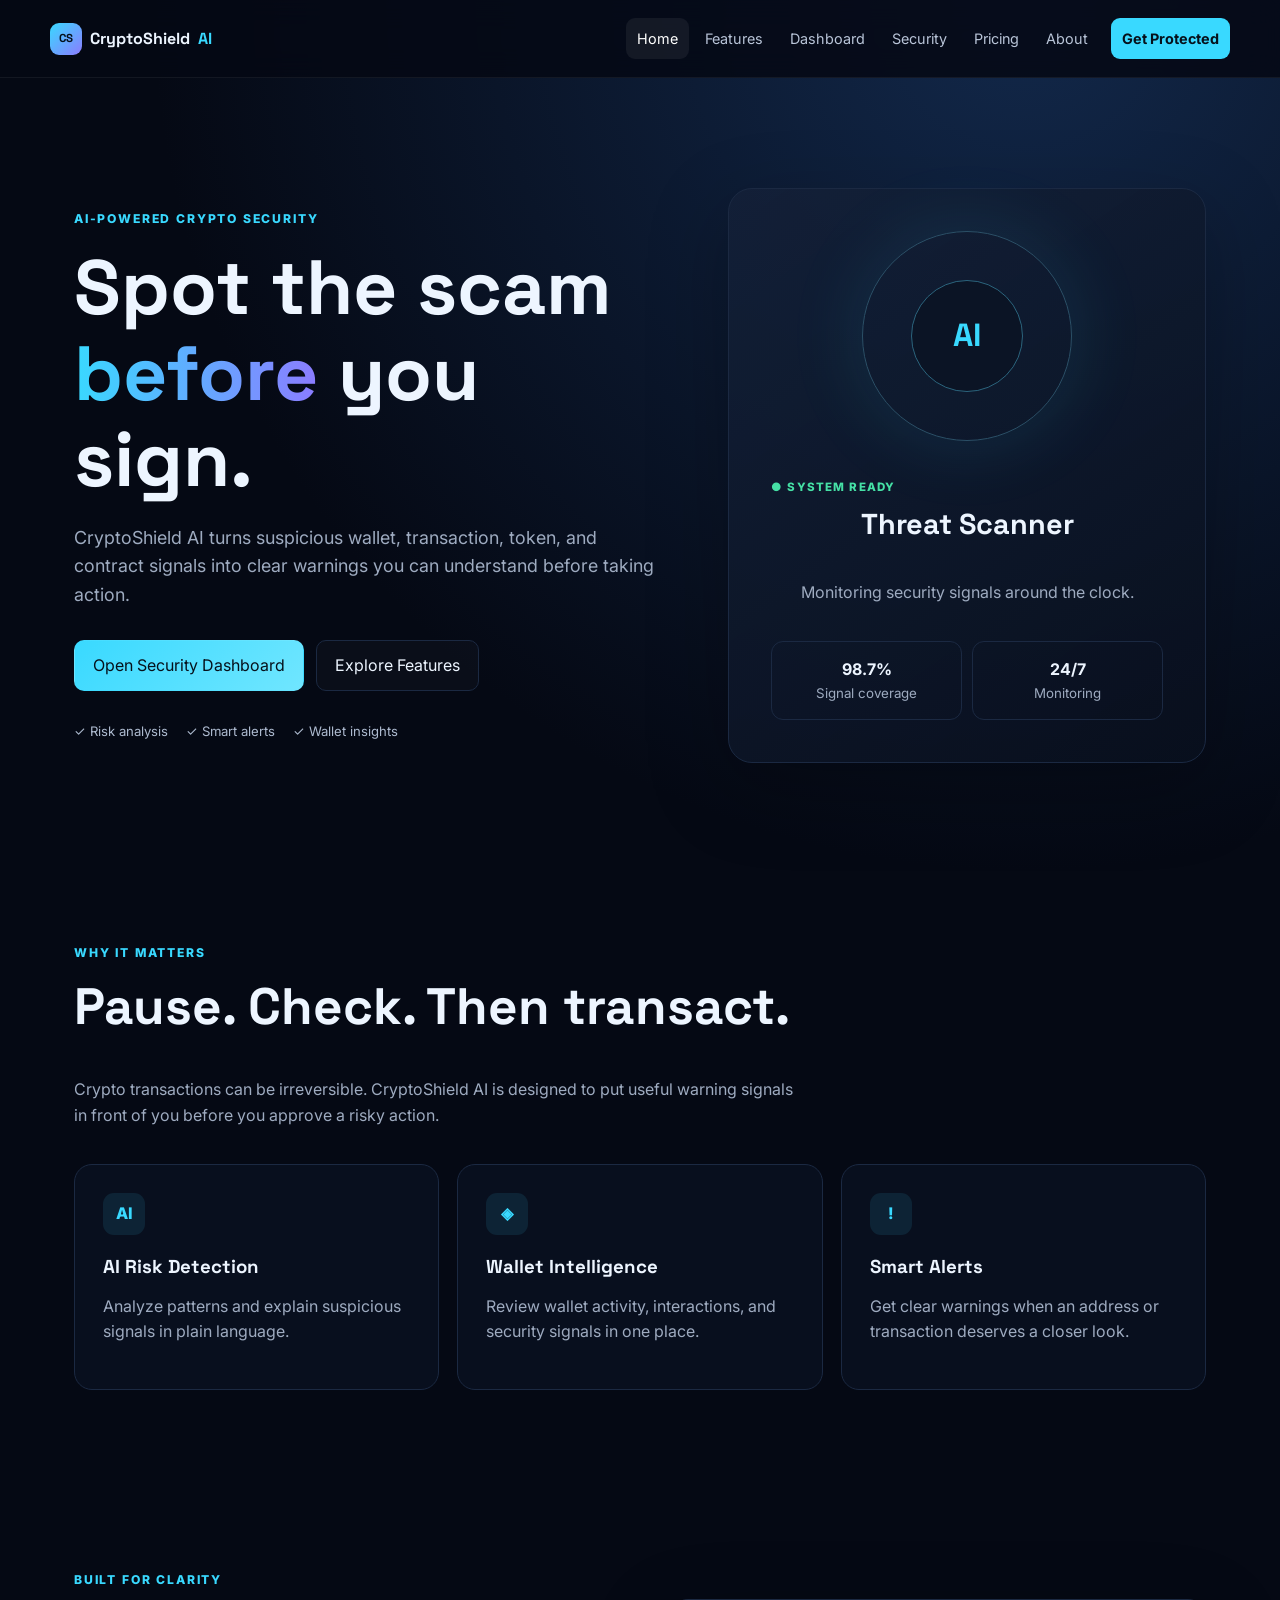
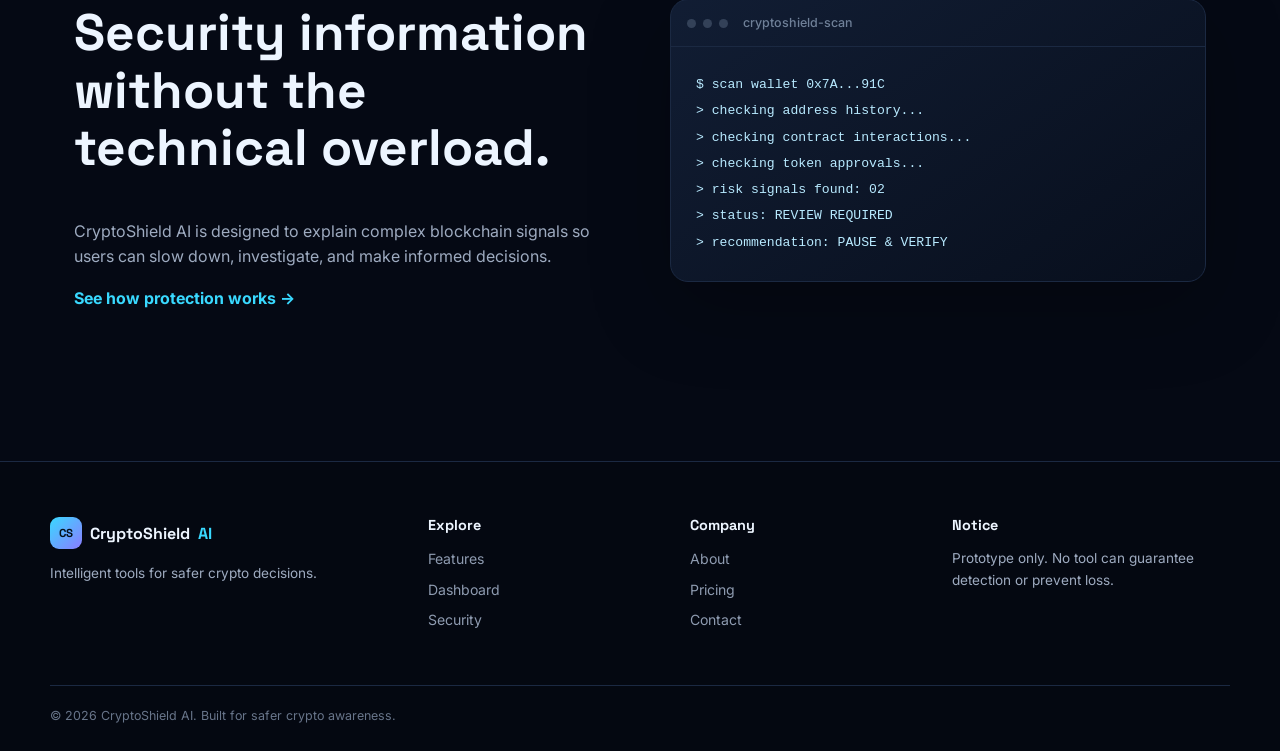
<file: index.html>
<!DOCTYPE html>
<html lang="en">
<head>
  <meta charset="UTF-8">
  <meta name="viewport" content="width=device-width, initial-scale=1.0">

  <meta
    name="description"
    content="CryptoShield AI helps users review suspicious crypto activity before signing."
  >

  <title>CryptoShield AI | Smarter Crypto Security</title>

  <link rel="stylesheet" href="style.css">
</head>

<body>

  <!-- Keyboard accessibility -->
  <a class="skip-link" href="#main-content">
    Skip to main content
  </a>

  <!-- Site Header -->
  <header class="site-header">

    <a class="brand" href="index.html" aria-label="CryptoShield AI home">
      <span class="brand-mark" aria-hidden="true">CS</span>
      CryptoShield <b>AI</b>
    </a>

    <!-- Mobile navigation button -->
    <button
      class="menu-toggle"
      type="button"
      aria-expanded="false"
      aria-controls="primary-nav"
      aria-label="Open navigation menu"
    >
      <span aria-hidden="true">☰</span>
    </button>

    <!-- Main navigation -->
    <nav
      id="primary-nav"
      class="primary-nav"
      aria-label="Main navigation"
    >
      <a
        class="active"
        aria-current="page"
        href="index.html"
      >
        Home
      </a>

      <a href="features.html">Features</a>
      <a href="dashboard.html">Dashboard</a>
      <a href="security.html">Security</a>
      <a href="pricing.html">Pricing</a>
      <a href="about.html">About</a>

      <a class="nav-cta" href="contact.html">
        Get Protected
      </a>
    </nav>

  </header>

  <!-- Main Content -->
  <main id="main-content">

    <!-- Hero Section -->
    <section class="hero" aria-labelledby="hero-heading">

      <div>

        <p class="eyebrow">
          AI-POWERED CRYPTO SECURITY
        </p>

        <h1 id="hero-heading">
          Spot the scam <span>before</span> you sign.
        </h1>

        <p class="hero-text">
          CryptoShield AI turns suspicious wallet, transaction, token,
          and contract signals into clear warnings you can understand
          before taking action.
        </p>

        <div class="hero-actions">

          <a
            class="btn btn-primary"
            href="dashboard.html"
          >
            Open Security Dashboard
          </a>

          <a
            class="btn btn-ghost"
            href="features.html"
          >
            Explore Features
          </a>

        </div>

        <div
          class="trust-row"
          aria-label="CryptoShield AI capabilities"
        >
          <span>
            <span aria-hidden="true">✓</span>
            Risk analysis
          </span>

          <span>
            <span aria-hidden="true">✓</span>
            Smart alerts
          </span>

          <span>
            <span aria-hidden="true">✓</span>
            Wallet insights
          </span>
        </div>

      </div>

      <!-- Threat Scanner -->
      <div
        class="hero-card glass"
        aria-labelledby="scanner-heading"
      >

        <div
          class="scan-ring"
          aria-hidden="true"
        >
          <div class="scan-core">AI</div>
        </div>

        <p class="status-pill safe">
          <span aria-hidden="true">●</span>
          SYSTEM READY
        </p>

        <h2 id="scanner-heading">
          Threat Scanner
        </h2>

        <p>
          Monitoring security signals around the clock.
        </p>

        <div
          class="mini-metrics"
          aria-label="Threat scanner metrics"
        >

          <div>
            <strong>98.7%</strong>
            <small>Signal coverage</small>
          </div>

          <div>
            <strong>24/7</strong>
            <small>Monitoring</small>
          </div>

        </div>

      </div>

    </section>

    <!-- Why It Matters -->
    <section
      class="section"
      aria-labelledby="why-heading"
    >

      <div class="section-heading">

        <p class="eyebrow">
          WHY IT MATTERS
        </p>

        <h2 id="why-heading">
          Pause. Check. Then transact.
        </h2>

        <p>
          Crypto transactions can be irreversible.
          CryptoShield AI is designed to put useful warning
          signals in front of you before you approve a risky action.
        </p>

      </div>

      <div class="feature-grid">

        <article class="feature-card">

          <div
            class="icon"
            aria-hidden="true"
          >
            AI
          </div>

          <h3>
            AI Risk Detection
          </h3>

          <p>
            Analyze patterns and explain suspicious signals
            in plain language.
          </p>

        </article>

        <article class="feature-card">

          <div
            class="icon"
            aria-hidden="true"
          >
            ◈
          </div>

          <h3>
            Wallet Intelligence
          </h3>

          <p>
            Review wallet activity, interactions, and security
            signals in one place.
          </p>

        </article>

        <article class="feature-card">

          <div
            class="icon"
            aria-hidden="true"
          >
            !
          </div>

          <h3>
            Smart Alerts
          </h3>

          <p>
            Get clear warnings when an address or transaction
            deserves a closer look.
          </p>

        </article>

      </div>

    </section>

    <!-- Clarity Section -->
    <section
      class="section split-section"
      aria-labelledby="clarity-heading"
    >

      <div>

        <p class="eyebrow">
          BUILT FOR CLARITY
        </p>

        <h2 id="clarity-heading">
          Security information without the technical overload.
        </h2>

        <p>
          CryptoShield AI is designed to explain complex blockchain
          signals so users can slow down, investigate, and make
          informed decisions.
        </p>

        <a
          class="text-link"
          href="security.html"
        >
          See how protection works
          <span aria-hidden="true">→</span>
        </a>

      </div>

      <!-- Security Scan Example -->
      <div
        class="terminal glass"
        aria-labelledby="terminal-heading"
      >

        <div class="terminal-top">

          <i aria-hidden="true"></i>
          <i aria-hidden="true"></i>
          <i aria-hidden="true"></i>

          <b id="terminal-heading">
            cryptoshield-scan
          </b>

        </div>

        <pre><code>$ scan wallet 0x7A...91C
&gt; checking address history...
&gt; checking contract interactions...
&gt; checking token approvals...
&gt; risk signals found: 02
&gt; status: REVIEW REQUIRED
&gt; recommendation: PAUSE &amp; VERIFY</code></pre>

      </div>

    </section>

  </main>

  <!-- Footer -->
  <footer class="site-footer">

    <div>

      <a
        class="brand"
        href="index.html"
        aria-label="CryptoShield AI home"
      >
        <span
          class="brand-mark"
          aria-hidden="true"
        >
          CS
        </span>

        CryptoShield <b>AI</b>
      </a>

      <p>
        Intelligent tools for safer crypto decisions.
      </p>

    </div>

    <div>

      <h3>Explore</h3>

      <a href="features.html">Features</a>
      <a href="dashboard.html">Dashboard</a>
      <a href="security.html">Security</a>

    </div>

    <div>

      <h3>Company</h3>

      <a href="about.html">About</a>
      <a href="pricing.html">Pricing</a>
      <a href="contact.html">Contact</a>

    </div>

    <div>

      <h3>Notice</h3>

      <p class="small">
        Prototype only. No tool can guarantee detection
        or prevent loss.
      </p>

    </div>

    <div class="footer-bottom">
      © 2026 CryptoShield AI. Built for safer crypto awareness.
    </div>

  </footer>

  <!-- JavaScript -->
  <script src="script.js"></script>

</body>
</html>
</file>
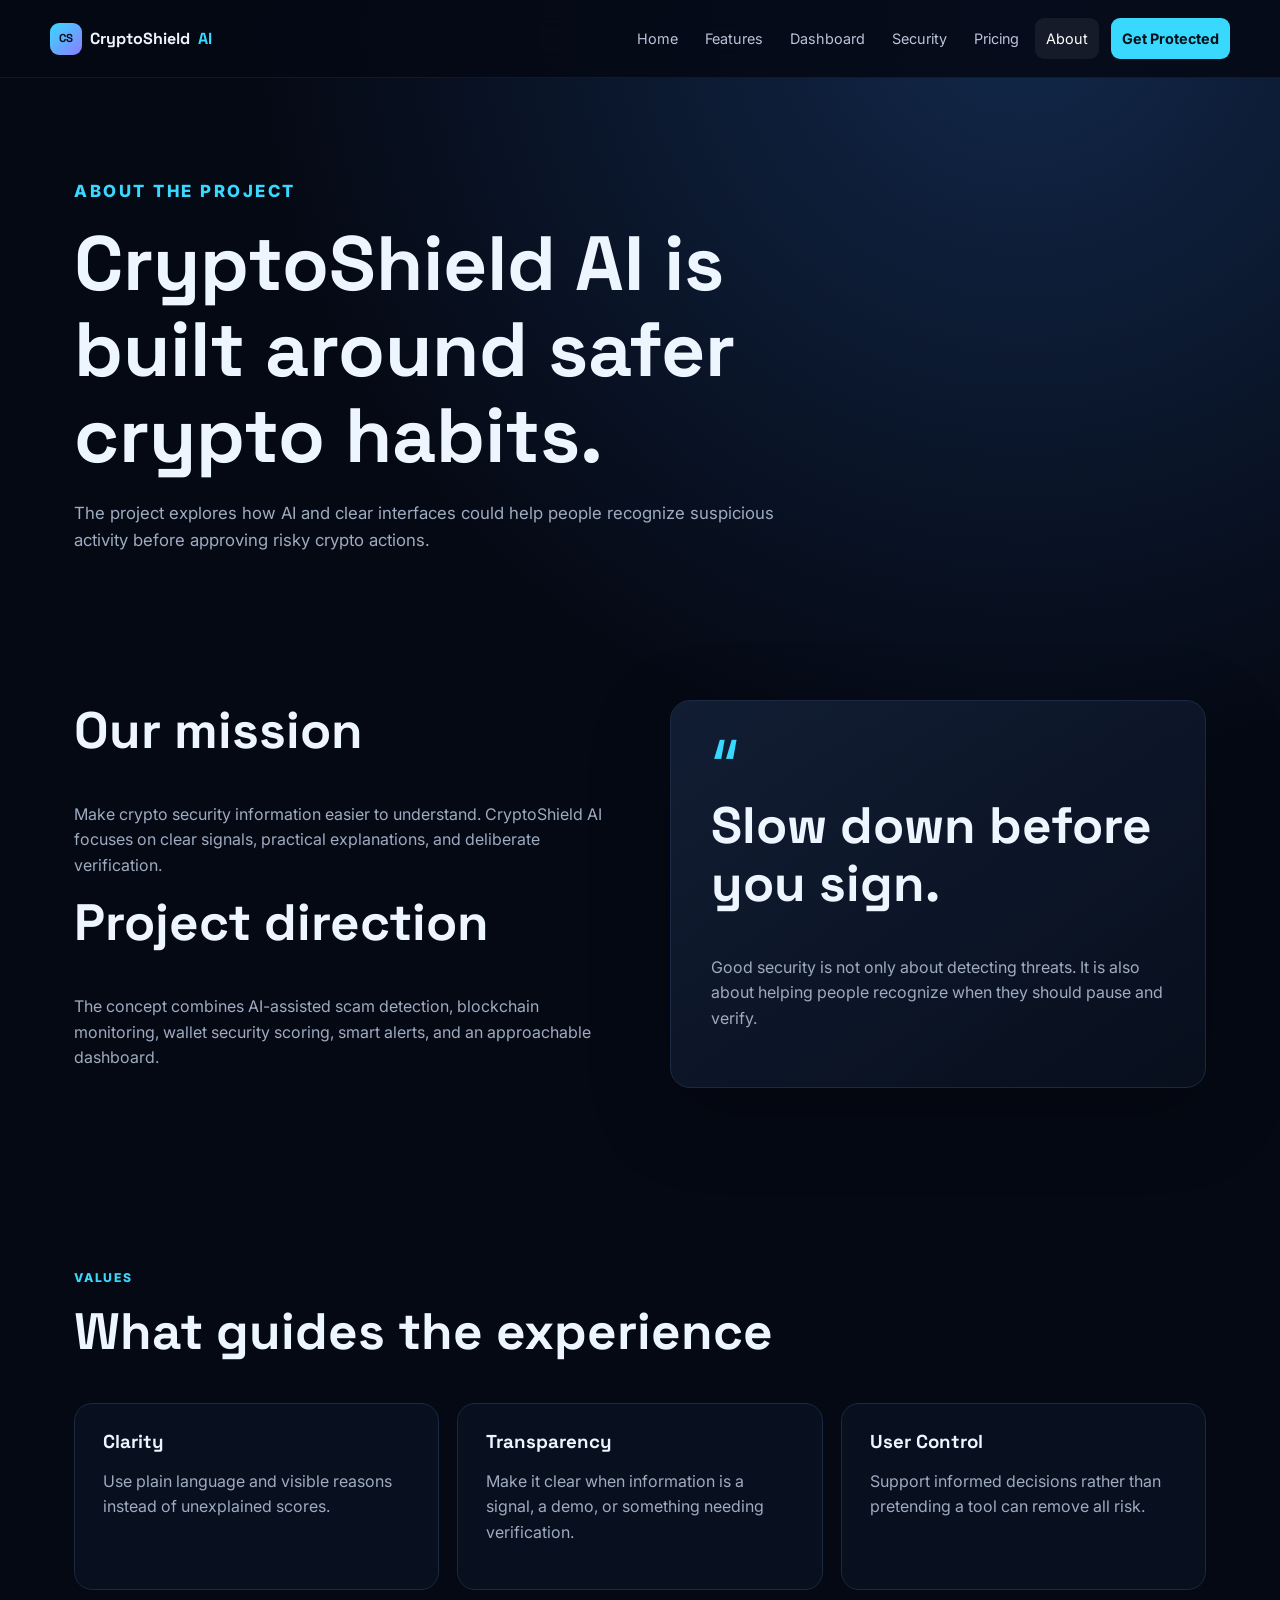
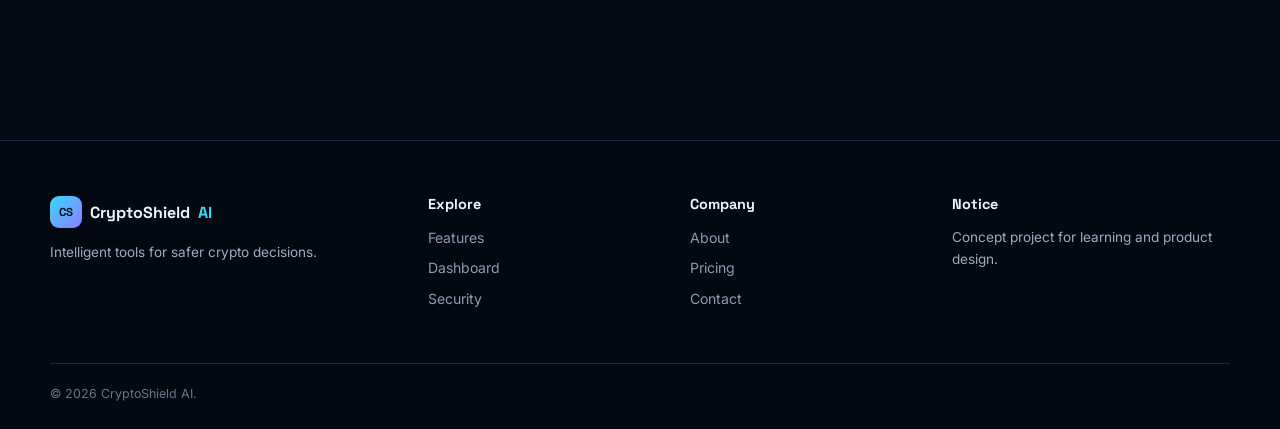
<file: about.html>
<!DOCTYPE html>
<html lang="en"><head><meta charset="UTF-8"><meta name="viewport" content="width=device-width, initial-scale=1.0"><meta name="description" content="About the CryptoShield AI project."><title>About | CryptoShield AI</title><link rel="stylesheet" href="style.css"></head>
<body><a class="skip-link" href="#main-content">Skip to content</a>
<header class="site-header"><a class="brand" href="index.html"><span class="brand-mark">CS</span> CryptoShield <b>AI</b></a><button class="menu-toggle" aria-expanded="false" aria-controls="primary-nav">☰</button><nav id="primary-nav" class="primary-nav" aria-label="Main navigation"><a href="index.html">Home</a><a href="features.html">Features</a><a href="dashboard.html">Dashboard</a><a href="security.html">Security</a><a href="pricing.html">Pricing</a><a class="active" aria-current="page" href="about.html">About</a><a class="nav-cta" href="contact.html">Get Protected</a></nav></header>
<main id="main-content"><section class="page-hero"><p class="eyebrow">ABOUT THE PROJECT</p><h1>CryptoShield AI is built around safer crypto habits.</h1><p>The project explores how AI and clear interfaces could help people recognize suspicious activity before approving risky crypto actions.</p></section>
<section class="section split-section"><div><h2>Our mission</h2><p>Make crypto security information easier to understand. CryptoShield AI focuses on clear signals, practical explanations, and deliberate verification.</p><h2>Project direction</h2><p>The concept combines AI-assisted scam detection, blockchain monitoring, wallet security scoring, smart alerts, and an approachable dashboard.</p></div><div class="glass quote-card"><div class="quote-mark">“</div><h2>Slow down before you sign.</h2><p>Good security is not only about detecting threats. It is also about helping people recognize when they should pause and verify.</p></div></section>
<section class="section"><div class="section-heading"><p class="eyebrow">VALUES</p><h2>What guides the experience</h2></div><div class="feature-grid"><article class="feature-card"><h3>Clarity</h3><p>Use plain language and visible reasons instead of unexplained scores.</p></article><article class="feature-card"><h3>Transparency</h3><p>Make it clear when information is a signal, a demo, or something needing verification.</p></article><article class="feature-card"><h3>User Control</h3><p>Support informed decisions rather than pretending a tool can remove all risk.</p></article></div></section></main>
<footer class="site-footer"><div><a class="brand" href="index.html"><span class="brand-mark">CS</span> CryptoShield <b>AI</b></a><p>Intelligent tools for safer crypto decisions.</p></div><div><h3>Explore</h3><a href="features.html">Features</a><a href="dashboard.html">Dashboard</a><a href="security.html">Security</a></div><div><h3>Company</h3><a href="about.html">About</a><a href="pricing.html">Pricing</a><a href="contact.html">Contact</a></div><div><h3>Notice</h3><p class="small">Concept project for learning and product design.</p></div><div class="footer-bottom">© 2026 CryptoShield AI.</div></footer><script src="script.js"></script></body></html>
</file>
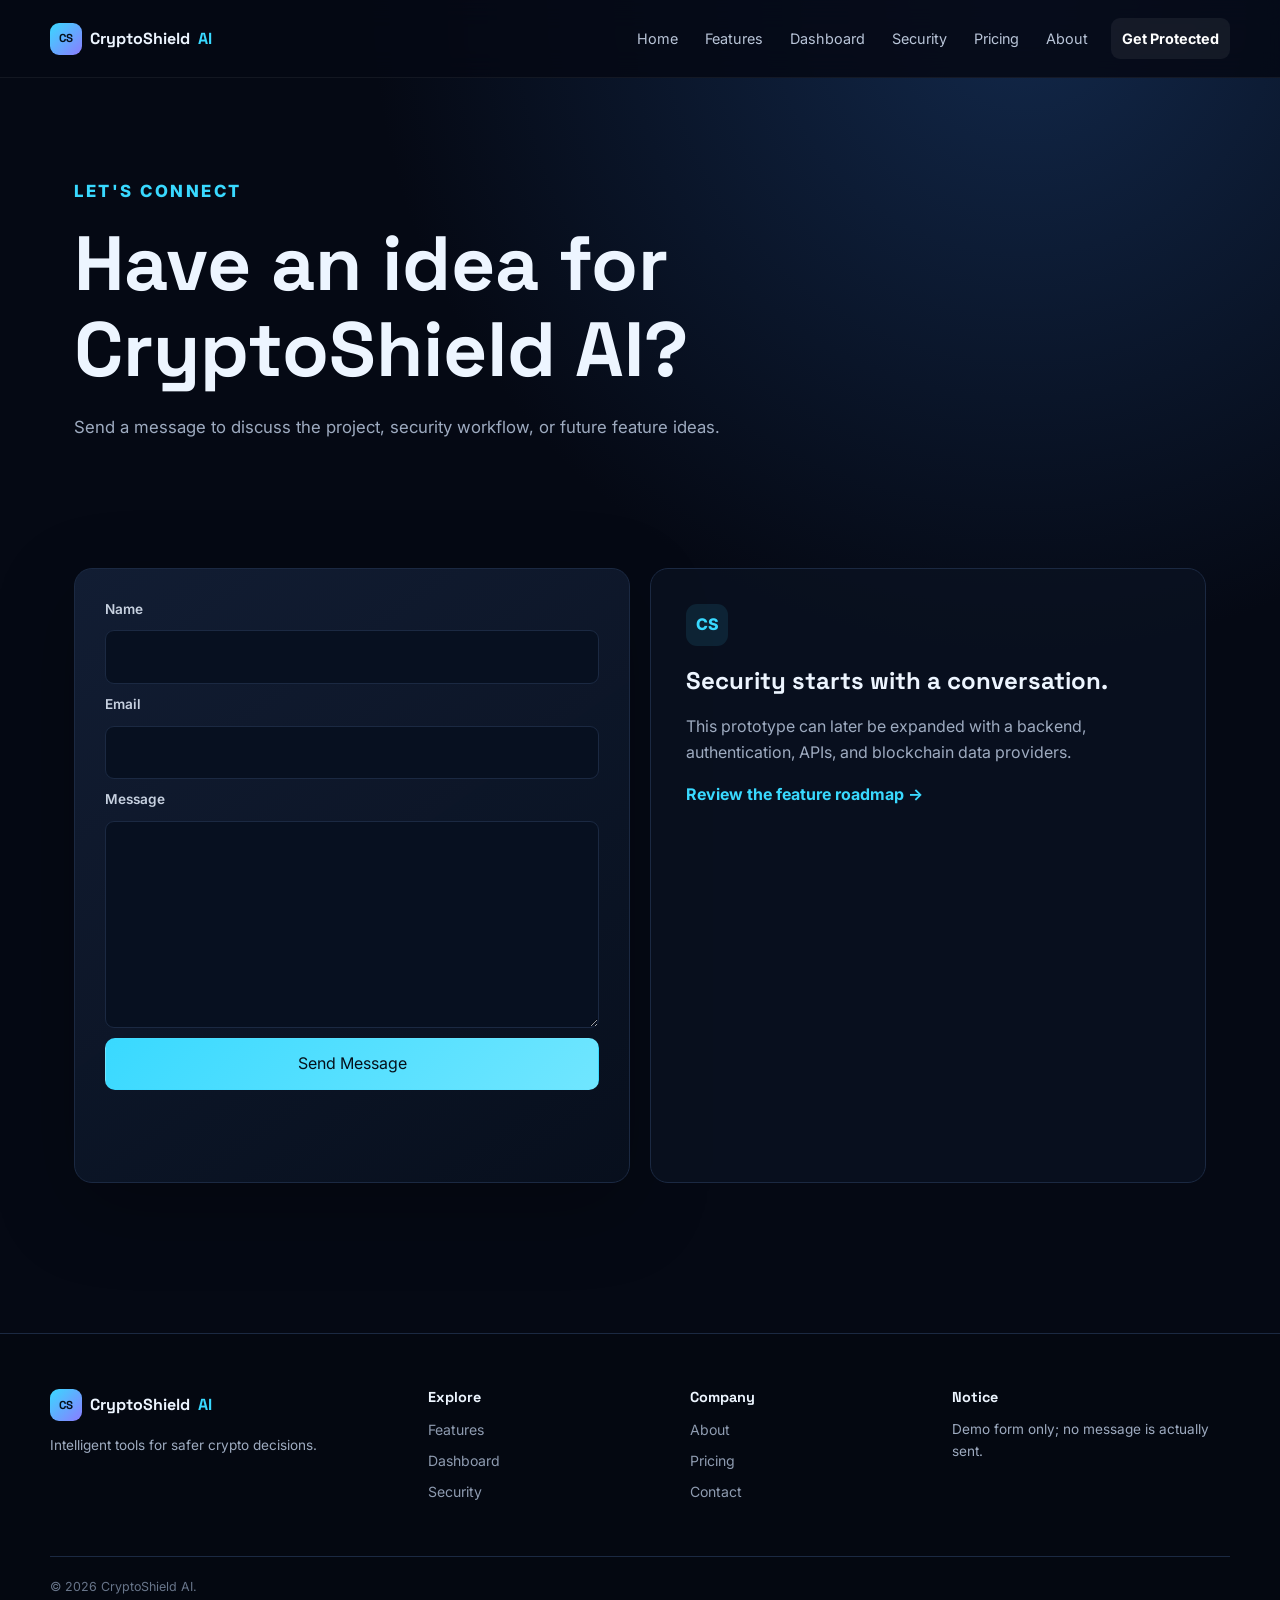
<file: contact.html>
<!DOCTYPE html>
<html lang="en"><head><meta charset="UTF-8"><meta name="viewport" content="width=device-width, initial-scale=1.0"><meta name="description" content="Contact CryptoShield AI."><title>Contact | CryptoShield AI</title><link rel="stylesheet" href="style.css"></head>
<body><a class="skip-link" href="#main-content">Skip to content</a>
<header class="site-header"><a class="brand" href="index.html"><span class="brand-mark">CS</span> CryptoShield <b>AI</b></a><button class="menu-toggle" aria-expanded="false" aria-controls="primary-nav">☰</button><nav id="primary-nav" class="primary-nav" aria-label="Main navigation"><a href="index.html">Home</a><a href="features.html">Features</a><a href="dashboard.html">Dashboard</a><a href="security.html">Security</a><a href="pricing.html">Pricing</a><a href="about.html">About</a><a class="nav-cta active" aria-current="page" href="contact.html">Get Protected</a></nav></header>
<main id="main-content"><section class="page-hero compact"><p class="eyebrow">LET'S CONNECT</p><h1>Have an idea for CryptoShield AI?</h1><p>Send a message to discuss the project, security workflow, or future feature ideas.</p></section>
<section class="section contact-layout"><form id="contact-form" class="contact-form glass"><label for="name">Name</label><input id="name" name="name" autocomplete="name" required><label for="email">Email</label><input id="email" name="email" type="email" autocomplete="email" required><label for="message">Message</label><textarea id="message" name="message" rows="7" required></textarea><button class="btn btn-primary" type="submit">Send Message</button><p id="form-message" class="form-result" aria-live="polite"></p></form><aside class="contact-card"><div class="icon">CS</div><h2>Security starts with a conversation.</h2><p>This prototype can later be expanded with a backend, authentication, APIs, and blockchain data providers.</p><a class="text-link" href="features.html">Review the feature roadmap →</a></aside></section></main>
<footer class="site-footer"><div><a class="brand" href="index.html"><span class="brand-mark">CS</span> CryptoShield <b>AI</b></a><p>Intelligent tools for safer crypto decisions.</p></div><div><h3>Explore</h3><a href="features.html">Features</a><a href="dashboard.html">Dashboard</a><a href="security.html">Security</a></div><div><h3>Company</h3><a href="about.html">About</a><a href="pricing.html">Pricing</a><a href="contact.html">Contact</a></div><div><h3>Notice</h3><p class="small">Demo form only; no message is actually sent.</p></div><div class="footer-bottom">© 2026 CryptoShield AI.</div></footer><script src="script.js"></script></body></html>
</file>
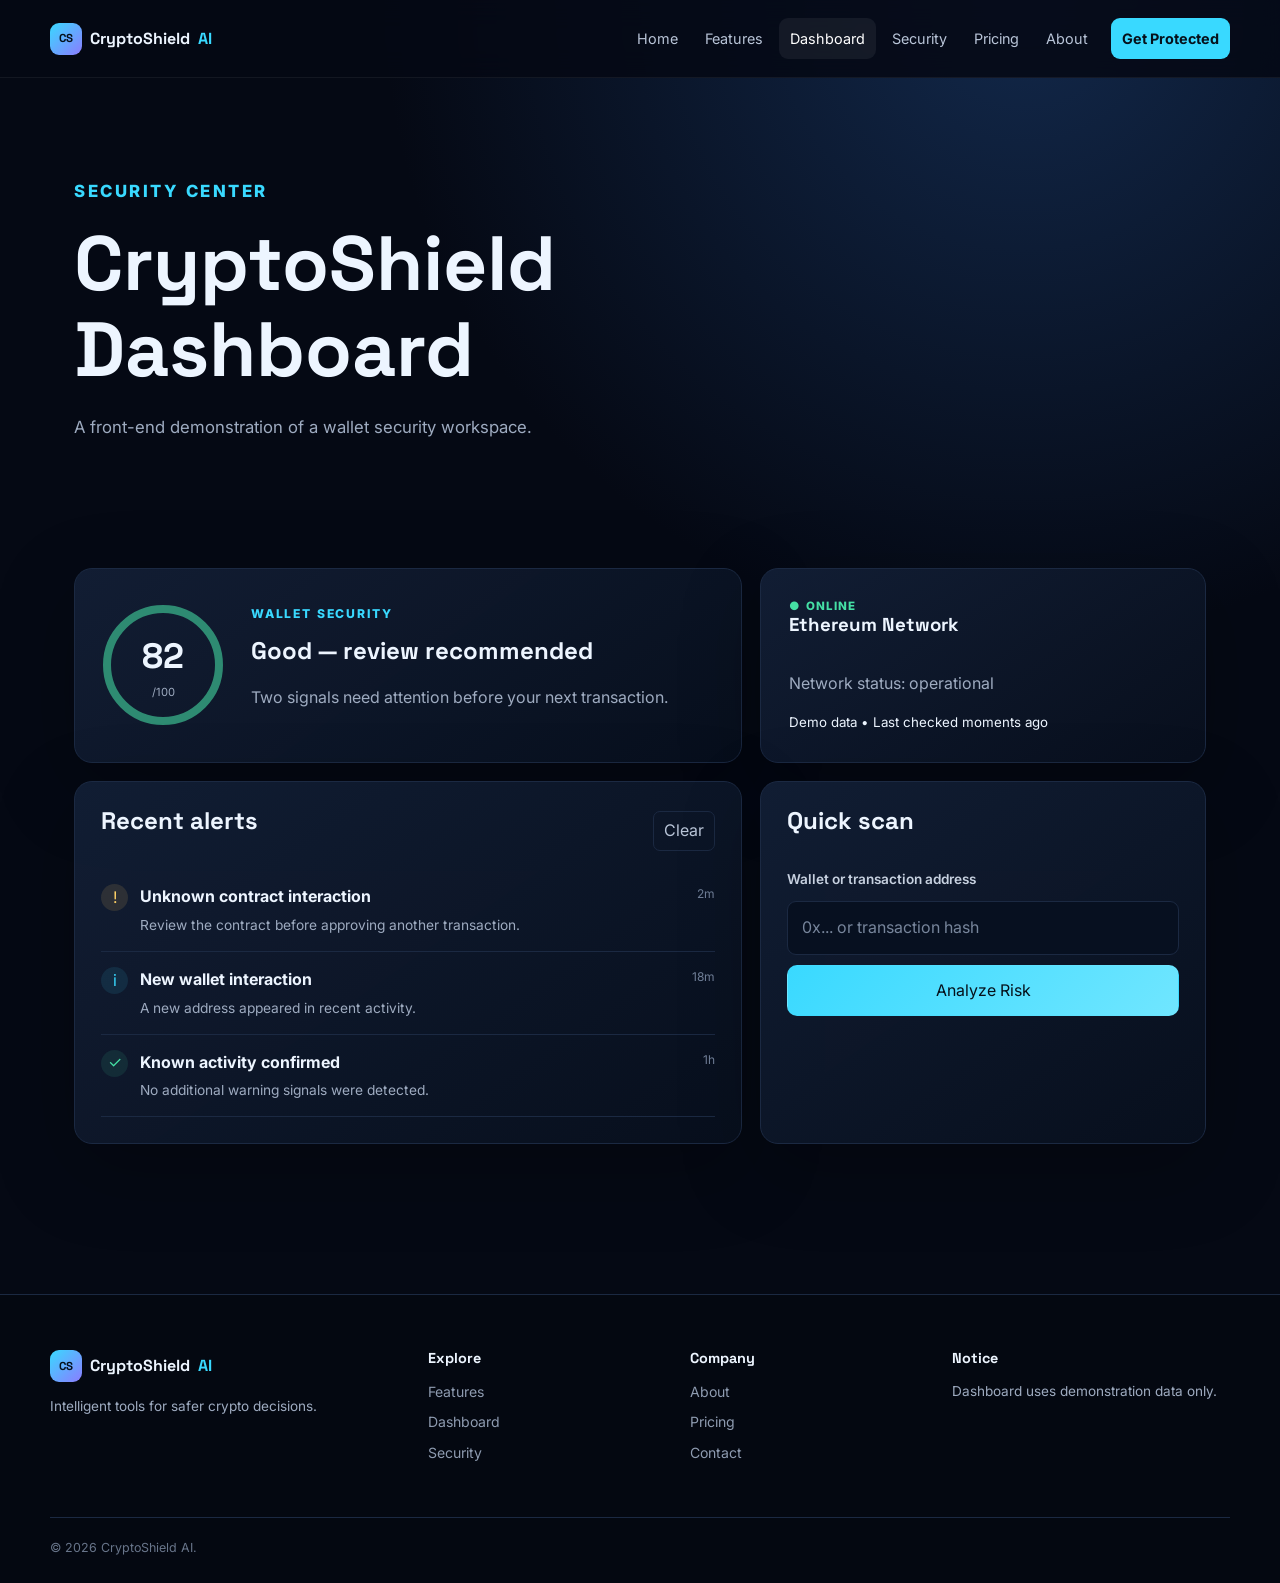
<file: dashboard.html>
<!DOCTYPE html>
<html lang="en"><head><meta charset="UTF-8"><meta name="viewport" content="width=device-width, initial-scale=1.0"><meta name="description" content="CryptoShield AI security dashboard demonstration."><title>Dashboard | CryptoShield AI</title><link rel="stylesheet" href="style.css"></head>
<body><a class="skip-link" href="#main-content">Skip to content</a>
<header class="site-header"><a class="brand" href="index.html"><span class="brand-mark">CS</span> CryptoShield <b>AI</b></a><button class="menu-toggle" aria-expanded="false" aria-controls="primary-nav">☰</button><nav id="primary-nav" class="primary-nav" aria-label="Main navigation"><a href="index.html">Home</a><a href="features.html">Features</a><a class="active" aria-current="page" href="dashboard.html">Dashboard</a><a href="security.html">Security</a><a href="pricing.html">Pricing</a><a href="about.html">About</a><a class="nav-cta" href="contact.html">Get Protected</a></nav></header>
<main id="main-content"><section class="page-hero compact"><p class="eyebrow">SECURITY CENTER</p><h1>CryptoShield Dashboard</h1><p>A front-end demonstration of a wallet security workspace.</p></section>
<section class="dashboard section"><div class="dashboard-top"><div class="score-card glass"><div class="score-ring"><strong>82</strong><span>/100</span></div><div><p class="eyebrow">WALLET SECURITY</p><h2>Good — review recommended</h2><p>Two signals need attention before your next transaction.</p></div></div><div class="network-card glass"><span class="status-pill safe">● ONLINE</span><h3>Ethereum Network</h3><p>Network status: operational</p><small>Demo data • Last checked moments ago</small></div></div>
<div class="dashboard-grid"><div class="panel glass"><div class="panel-heading"><h2>Recent alerts</h2><button class="small-btn" id="clear-alerts">Clear</button></div><div id="alert-list"><div class="alert warning"><span>!</span><div><strong>Unknown contract interaction</strong><p>Review the contract before approving another transaction.</p></div><time>2m</time></div><div class="alert info"><span>i</span><div><strong>New wallet interaction</strong><p>A new address appeared in recent activity.</p></div><time>18m</time></div><div class="alert safe-alert"><span>✓</span><div><strong>Known activity confirmed</strong><p>No additional warning signals were detected.</p></div><time>1h</time></div></div></div>
<div class="panel glass"><div class="panel-heading"><h2>Quick scan</h2></div><form id="scan-form" class="scan-form"><label for="wallet-input">Wallet or transaction address</label><input id="wallet-input" name="wallet" placeholder="0x... or transaction hash" required><button class="btn btn-primary" type="submit">Analyze Risk</button><p id="scan-result" class="form-result" aria-live="polite"></p></form></div></div></section></main>
<footer class="site-footer"><div><a class="brand" href="index.html"><span class="brand-mark">CS</span> CryptoShield <b>AI</b></a><p>Intelligent tools for safer crypto decisions.</p></div><div><h3>Explore</h3><a href="features.html">Features</a><a href="dashboard.html">Dashboard</a><a href="security.html">Security</a></div><div><h3>Company</h3><a href="about.html">About</a><a href="pricing.html">Pricing</a><a href="contact.html">Contact</a></div><div><h3>Notice</h3><p class="small">Dashboard uses demonstration data only.</p></div><div class="footer-bottom">© 2026 CryptoShield AI.</div></footer><script src="script.js"></script></body></html>
</file>
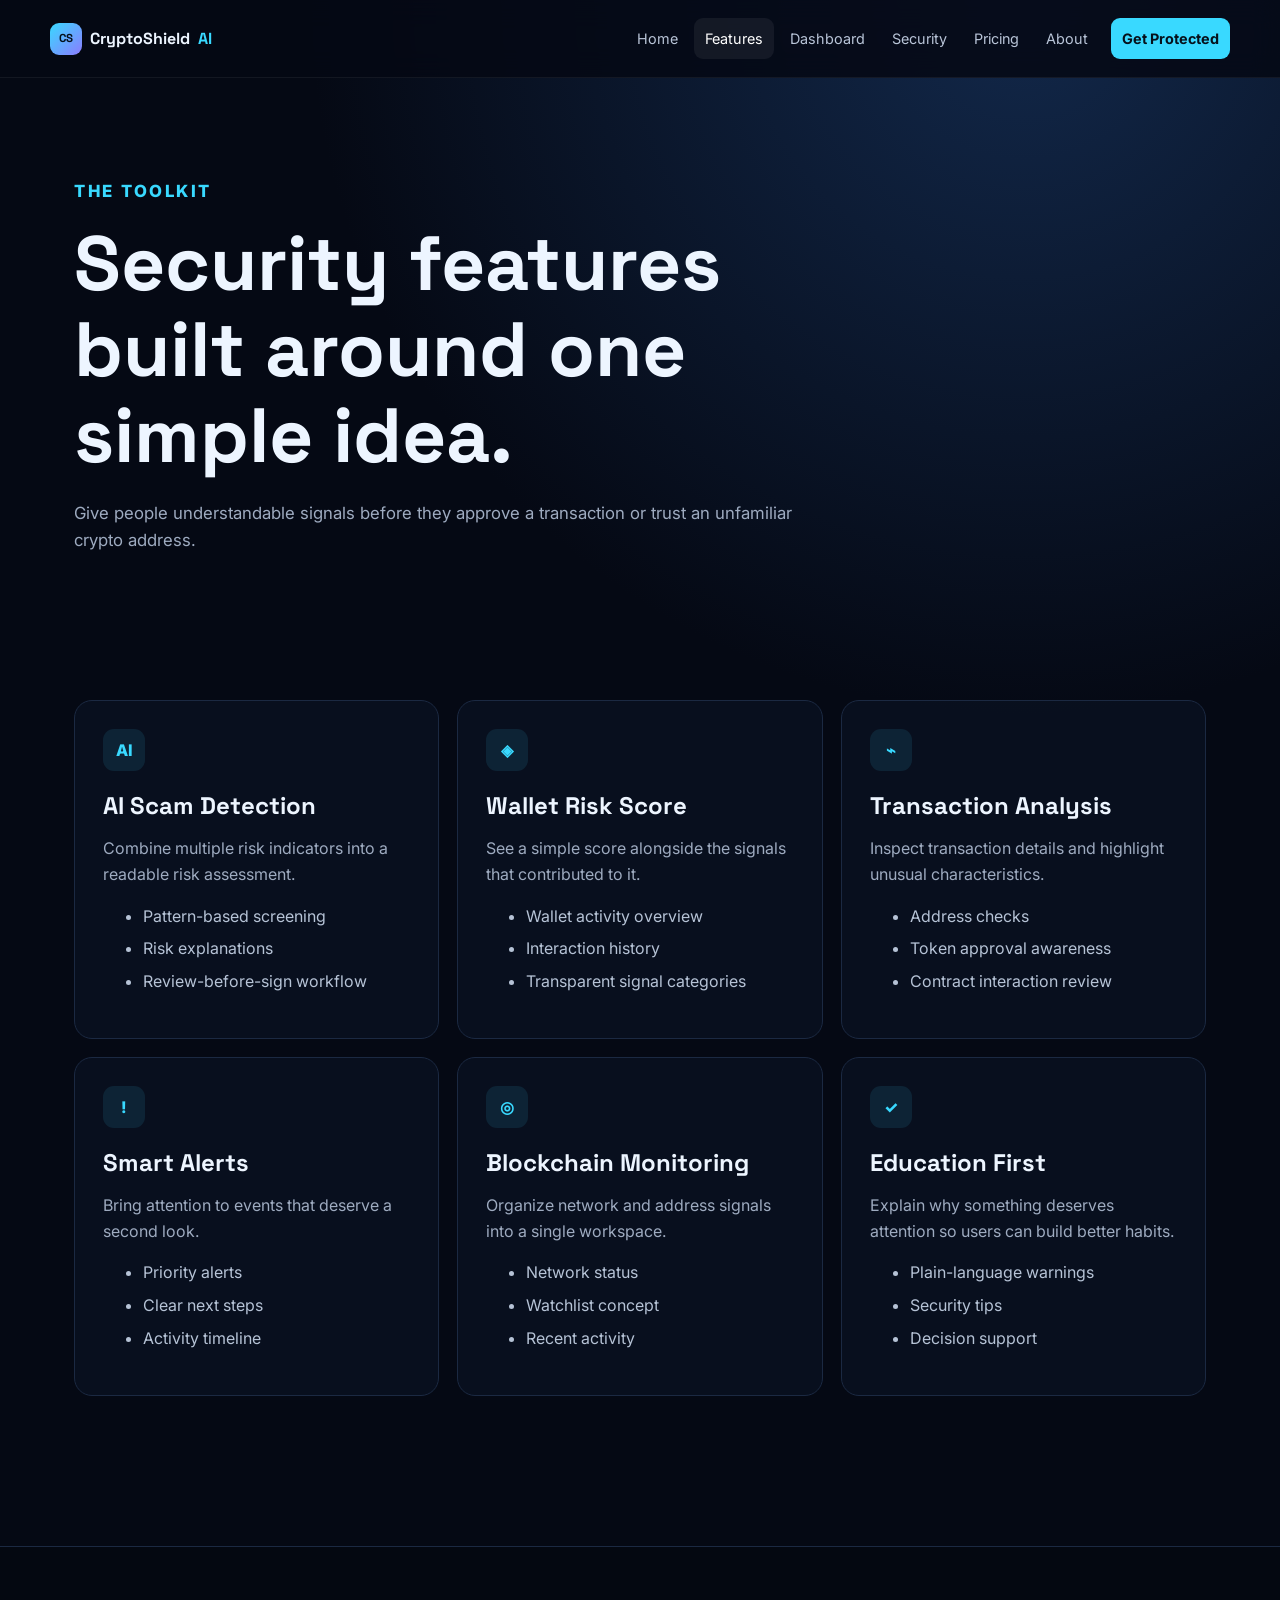
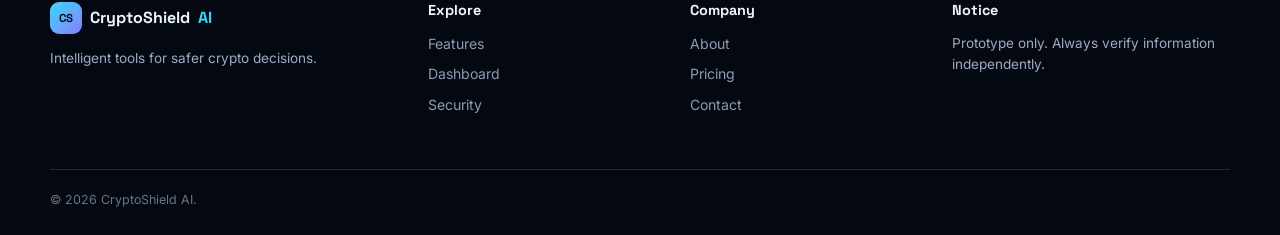
<file: features.html>
<!DOCTYPE html>
<html lang="en"><head><meta charset="UTF-8"><meta name="viewport" content="width=device-width, initial-scale=1.0"><meta name="description" content="CryptoShield AI security features."><title>Features | CryptoShield AI</title><link rel="stylesheet" href="style.css"></head>
<body><a class="skip-link" href="#main-content">Skip to content</a>
<header class="site-header"><a class="brand" href="index.html"><span class="brand-mark">CS</span> CryptoShield <b>AI</b></a><button class="menu-toggle" aria-expanded="false" aria-controls="primary-nav">☰</button><nav id="primary-nav" class="primary-nav" aria-label="Main navigation"><a href="index.html">Home</a><a class="active" aria-current="page" href="features.html">Features</a><a href="dashboard.html">Dashboard</a><a href="security.html">Security</a><a href="pricing.html">Pricing</a><a href="about.html">About</a><a class="nav-cta" href="contact.html">Get Protected</a></nav></header>
<main id="main-content"><section class="page-hero"><p class="eyebrow">THE TOOLKIT</p><h1>Security features built around one simple idea.</h1><p>Give people understandable signals before they approve a transaction or trust an unfamiliar crypto address.</p></section>
<section class="section"><div class="feature-grid feature-grid-large">
<article class="feature-card"><div class="icon">AI</div><h2>AI Scam Detection</h2><p>Combine multiple risk indicators into a readable risk assessment.</p><ul><li>Pattern-based screening</li><li>Risk explanations</li><li>Review-before-sign workflow</li></ul></article>
<article class="feature-card"><div class="icon">◈</div><h2>Wallet Risk Score</h2><p>See a simple score alongside the signals that contributed to it.</p><ul><li>Wallet activity overview</li><li>Interaction history</li><li>Transparent signal categories</li></ul></article>
<article class="feature-card"><div class="icon">⌁</div><h2>Transaction Analysis</h2><p>Inspect transaction details and highlight unusual characteristics.</p><ul><li>Address checks</li><li>Token approval awareness</li><li>Contract interaction review</li></ul></article>
<article class="feature-card"><div class="icon">!</div><h2>Smart Alerts</h2><p>Bring attention to events that deserve a second look.</p><ul><li>Priority alerts</li><li>Clear next steps</li><li>Activity timeline</li></ul></article>
<article class="feature-card"><div class="icon">◎</div><h2>Blockchain Monitoring</h2><p>Organize network and address signals into a single workspace.</p><ul><li>Network status</li><li>Watchlist concept</li><li>Recent activity</li></ul></article>
<article class="feature-card"><div class="icon">✓</div><h2>Education First</h2><p>Explain why something deserves attention so users can build better habits.</p><ul><li>Plain-language warnings</li><li>Security tips</li><li>Decision support</li></ul></article>
</div></section></main>
<footer class="site-footer"><div><a class="brand" href="index.html"><span class="brand-mark">CS</span> CryptoShield <b>AI</b></a><p>Intelligent tools for safer crypto decisions.</p></div><div><h3>Explore</h3><a href="features.html">Features</a><a href="dashboard.html">Dashboard</a><a href="security.html">Security</a></div><div><h3>Company</h3><a href="about.html">About</a><a href="pricing.html">Pricing</a><a href="contact.html">Contact</a></div><div><h3>Notice</h3><p class="small">Prototype only. Always verify information independently.</p></div><div class="footer-bottom">© 2026 CryptoShield AI.</div></footer><script src="script.js"></script></body></html>
</file>
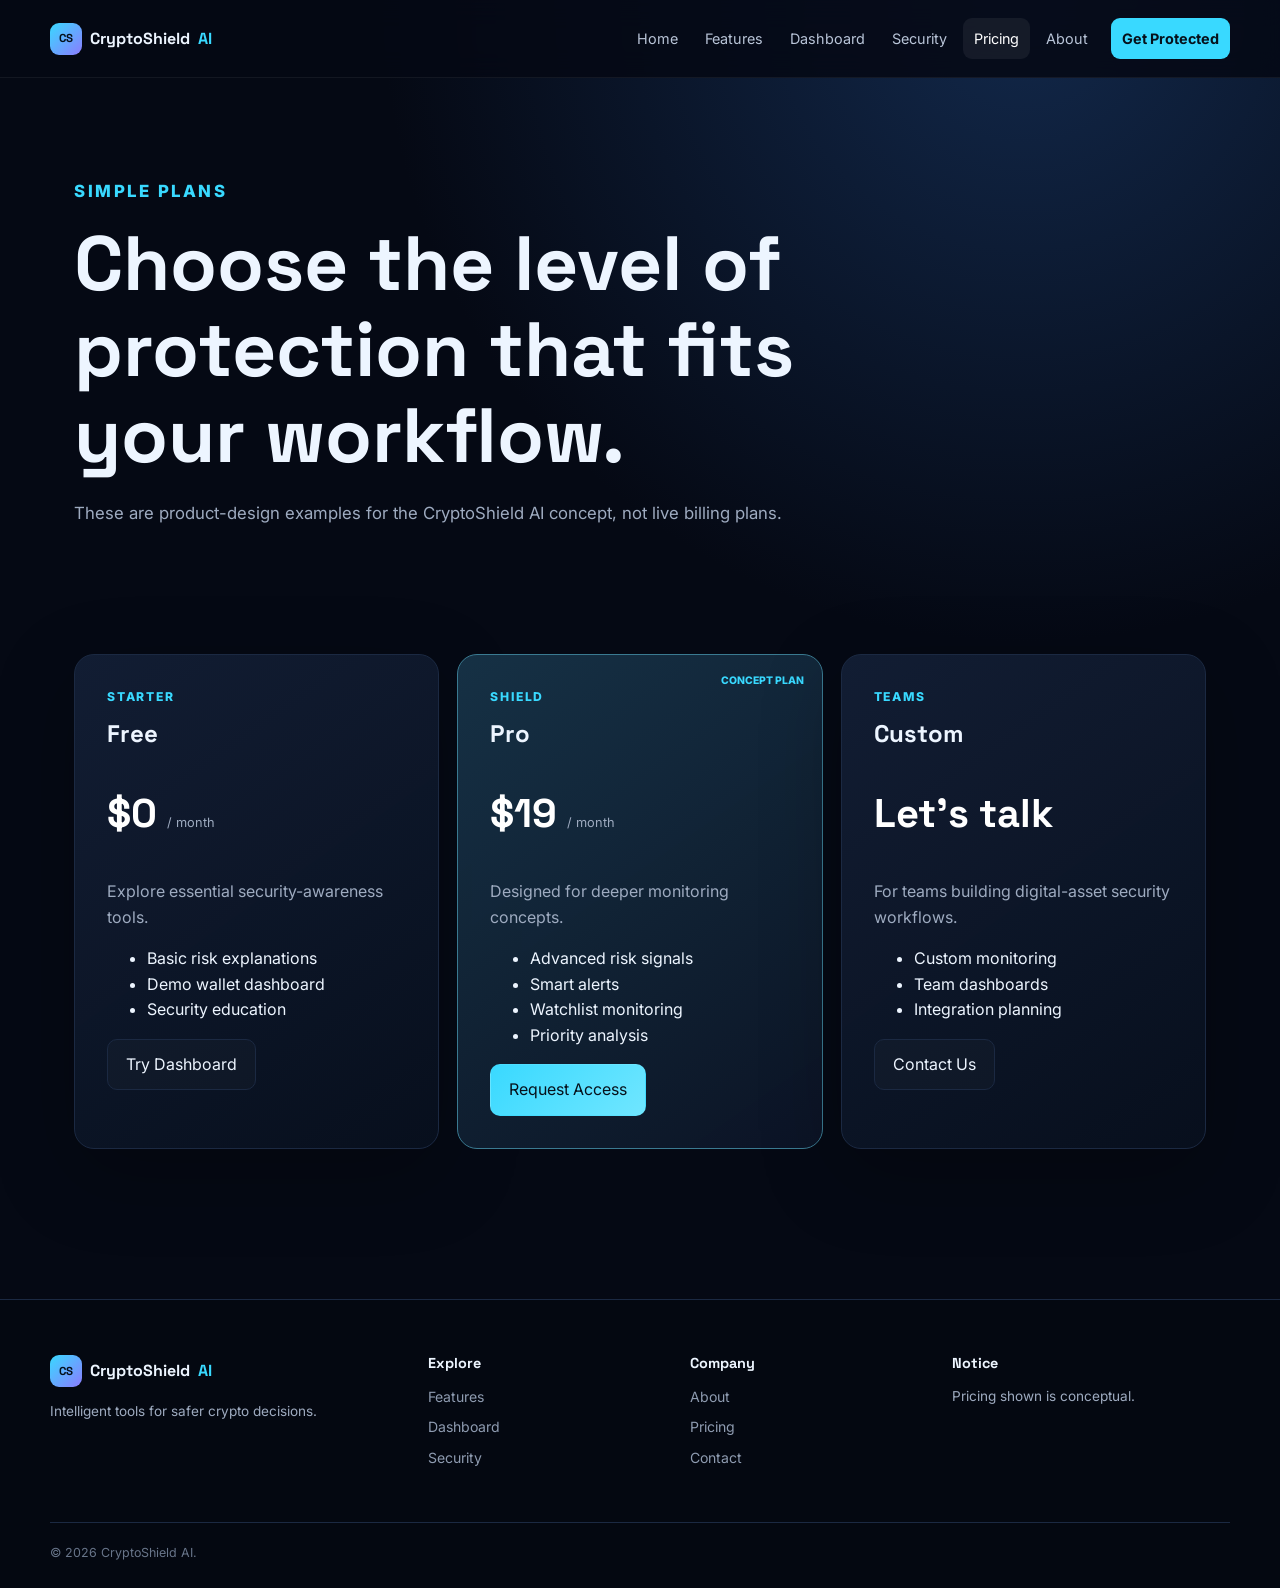
<file: pricing.html>
<!DOCTYPE html>
<html lang="en"><head><meta charset="UTF-8"><meta name="viewport" content="width=device-width, initial-scale=1.0"><meta name="description" content="CryptoShield AI concept plans."><title>Pricing | CryptoShield AI</title><link rel="stylesheet" href="style.css"></head>
<body><a class="skip-link" href="#main-content">Skip to content</a>
<header class="site-header"><a class="brand" href="index.html"><span class="brand-mark">CS</span> CryptoShield <b>AI</b></a><button class="menu-toggle" aria-expanded="false" aria-controls="primary-nav">☰</button><nav id="primary-nav" class="primary-nav" aria-label="Main navigation"><a href="index.html">Home</a><a href="features.html">Features</a><a href="dashboard.html">Dashboard</a><a href="security.html">Security</a><a class="active" aria-current="page" href="pricing.html">Pricing</a><a href="about.html">About</a><a class="nav-cta" href="contact.html">Get Protected</a></nav></header>
<main id="main-content"><section class="page-hero compact"><p class="eyebrow">SIMPLE PLANS</p><h1>Choose the level of protection that fits your workflow.</h1><p>These are product-design examples for the CryptoShield AI concept, not live billing plans.</p></section>
<section class="section pricing-grid"><article class="price-card glass"><p class="eyebrow">STARTER</p><h2>Free</h2><p class="price">$0 <small>/ month</small></p><p>Explore essential security-awareness tools.</p><ul><li>Basic risk explanations</li><li>Demo wallet dashboard</li><li>Security education</li></ul><a class="btn btn-ghost" href="dashboard.html">Try Dashboard</a></article><article class="price-card featured"><span class="popular">CONCEPT PLAN</span><p class="eyebrow">SHIELD</p><h2>Pro</h2><p class="price">$19 <small>/ month</small></p><p>Designed for deeper monitoring concepts.</p><ul><li>Advanced risk signals</li><li>Smart alerts</li><li>Watchlist monitoring</li><li>Priority analysis</li></ul><a class="btn btn-primary" href="contact.html">Request Access</a></article><article class="price-card glass"><p class="eyebrow">TEAMS</p><h2>Custom</h2><p class="price">Let's talk</p><p>For teams building digital-asset security workflows.</p><ul><li>Custom monitoring</li><li>Team dashboards</li><li>Integration planning</li></ul><a class="btn btn-ghost" href="contact.html">Contact Us</a></article></section></main>
<footer class="site-footer"><div><a class="brand" href="index.html"><span class="brand-mark">CS</span> CryptoShield <b>AI</b></a><p>Intelligent tools for safer crypto decisions.</p></div><div><h3>Explore</h3><a href="features.html">Features</a><a href="dashboard.html">Dashboard</a><a href="security.html">Security</a></div><div><h3>Company</h3><a href="about.html">About</a><a href="pricing.html">Pricing</a><a href="contact.html">Contact</a></div><div><h3>Notice</h3><p class="small">Pricing shown is conceptual.</p></div><div class="footer-bottom">© 2026 CryptoShield AI.</div></footer><script src="script.js"></script></body></html>
</file>
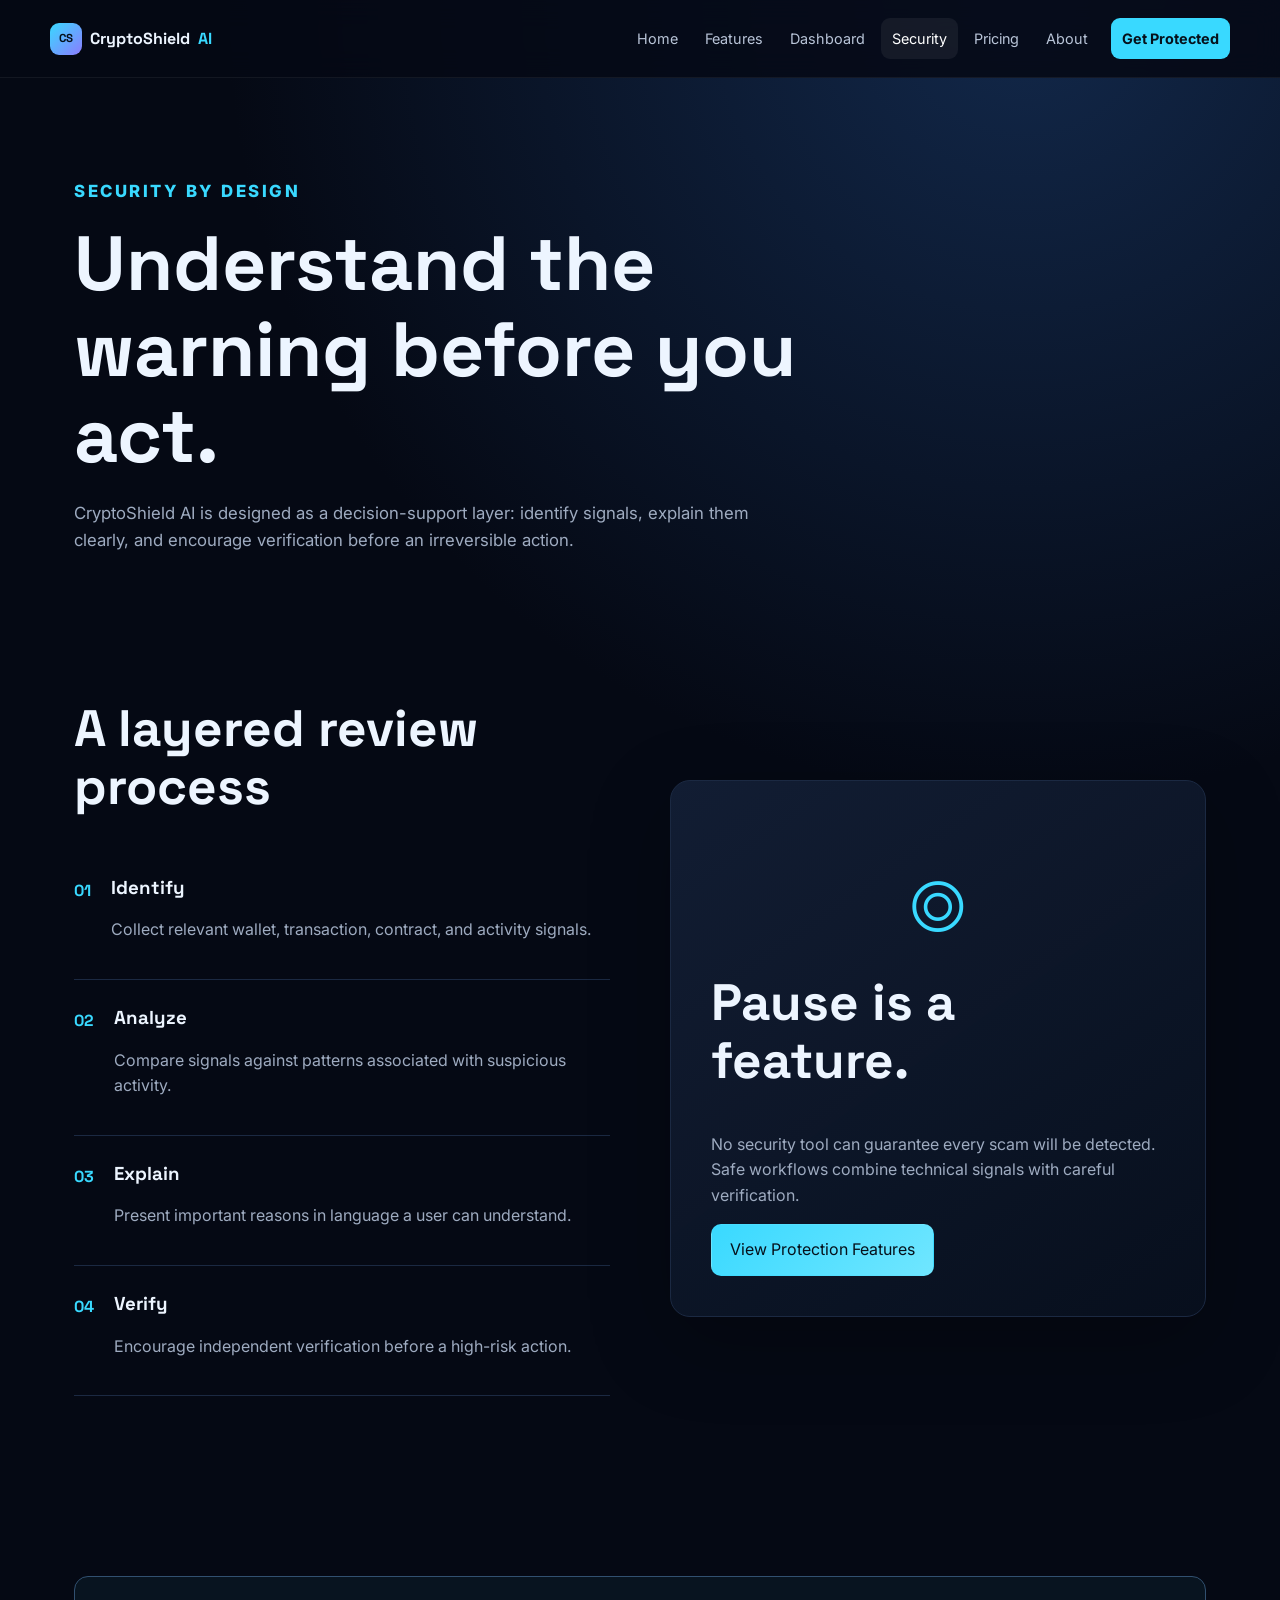
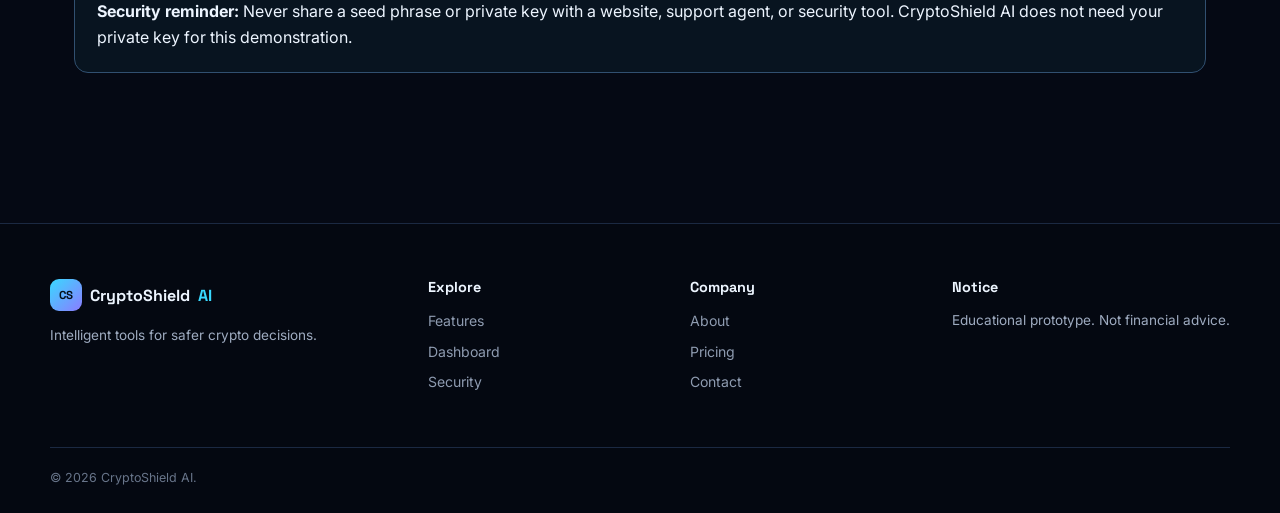
<file: security.html>
<!DOCTYPE html>
<html lang="en"><head><meta charset="UTF-8"><meta name="viewport" content="width=device-width, initial-scale=1.0"><meta name="description" content="How CryptoShield AI approaches crypto security."><title>Security | CryptoShield AI</title><link rel="stylesheet" href="style.css"></head>
<body><a class="skip-link" href="#main-content">Skip to content</a>
<header class="site-header"><a class="brand" href="index.html"><span class="brand-mark">CS</span> CryptoShield <b>AI</b></a><button class="menu-toggle" aria-expanded="false" aria-controls="primary-nav">☰</button><nav id="primary-nav" class="primary-nav" aria-label="Main navigation"><a href="index.html">Home</a><a href="features.html">Features</a><a href="dashboard.html">Dashboard</a><a class="active" aria-current="page" href="security.html">Security</a><a href="pricing.html">Pricing</a><a href="about.html">About</a><a class="nav-cta" href="contact.html">Get Protected</a></nav></header>
<main id="main-content"><section class="page-hero"><p class="eyebrow">SECURITY BY DESIGN</p><h1>Understand the warning before you act.</h1><p>CryptoShield AI is designed as a decision-support layer: identify signals, explain them clearly, and encourage verification before an irreversible action.</p></section>
<section class="section split-section"><div><h2>A layered review process</h2><div class="steps"><article><b>01</b><div><h3>Identify</h3><p>Collect relevant wallet, transaction, contract, and activity signals.</p></div></article><article><b>02</b><div><h3>Analyze</h3><p>Compare signals against patterns associated with suspicious activity.</p></div></article><article><b>03</b><div><h3>Explain</h3><p>Present important reasons in language a user can understand.</p></div></article><article><b>04</b><div><h3>Verify</h3><p>Encourage independent verification before a high-risk action.</p></div></article></div></div><div class="security-panel glass"><div class="shield-large">⌾</div><h2>Pause is a feature.</h2><p>No security tool can guarantee every scam will be detected. Safe workflows combine technical signals with careful verification.</p><a class="btn btn-primary" href="features.html">View Protection Features</a></div></section>
<section class="section"><div class="notice-box"><strong>Security reminder:</strong> Never share a seed phrase or private key with a website, support agent, or security tool. CryptoShield AI does not need your private key for this demonstration.</div></section></main>
<footer class="site-footer"><div><a class="brand" href="index.html"><span class="brand-mark">CS</span> CryptoShield <b>AI</b></a><p>Intelligent tools for safer crypto decisions.</p></div><div><h3>Explore</h3><a href="features.html">Features</a><a href="dashboard.html">Dashboard</a><a href="security.html">Security</a></div><div><h3>Company</h3><a href="about.html">About</a><a href="pricing.html">Pricing</a><a href="contact.html">Contact</a></div><div><h3>Notice</h3><p class="small">Educational prototype. Not financial advice.</p></div><div class="footer-bottom">© 2026 CryptoShield AI.</div></footer><script src="script.js"></script></body></html>
</file>
<file: style.css>
@import url('https://fonts.googleapis.com/css2?family=Inter:wght@400;500;600;700;800&family=Space+Grotesk:wght@500;600;700&display=swap');

:root{
  --bg:#050914;
  --surface:#0b1222;
  --surface2:#101a2f;
  --text:#edf5ff;
  --muted:#9eabc0;
  --line:#1b2942;
  --cyan:#39d9ff;
  --purple:#8b7cff;
  --green:#45e0a5;
  --yellow:#ffd166;
  --max:1180px;
}

/* =========================
   BASE
========================= */

*{
  box-sizing:border-box;
}

html{
  scroll-behavior:smooth;
}

body{
  margin:0;
  background:radial-gradient(
    circle at 80% 0%,
    #12284a 0,
    transparent 34%
  ),var(--bg);
  color:var(--text);
  font-family:Inter,Arial,sans-serif;
  line-height:1.6;
}

a{
  color:inherit;
  text-decoration:none;
}

p{
  color:var(--muted);
}

h1,h2,h3{
  font-family:"Space Grotesk",Inter,sans-serif;
  line-height:1.12;
  margin-top:0;
}

/* =========================
   ACCESSIBILITY
========================= */

/* Skip link */
.skip-link{
  position:absolute;
  left:-9999px;
  top:10px;
  z-index:9999;
  background:#fff;
  color:#000;
  padding:10px 14px;
  border-radius:6px;
  font-weight:700;
}

.skip-link:focus{
  left:10px;
  outline:3px solid var(--cyan);
  outline-offset:3px;
}

/* Keyboard focus */
a:focus-visible,
button:focus-visible,
input:focus-visible,
textarea:focus-visible,
select:focus-visible{
  outline:3px solid var(--cyan);
  outline-offset:3px;
}

/* Prevent focus outline from being hidden */
button,
a,
input,
textarea,
select{
  -webkit-tap-highlight-color:transparent;
}

/* =========================
   HEADER / NAVIGATION
========================= */

.site-header{
  position:sticky;
  top:0;
  z-index:20;
  display:flex;
  align-items:center;
  justify-content:space-between;
  gap:24px;
  padding:18px max(24px,calc((100% - var(--max))/2));
  background:rgba(5,9,20,.86);
  backdrop-filter:blur(14px);
  border-bottom:1px solid rgba(255,255,255,.06);
}

.brand{
  display:inline-flex;
  align-items:center;
  gap:8px;
  font-family:"Space Grotesk";
  font-weight:700;
  white-space:nowrap;
}

.brand b{
  color:var(--cyan);
}

.brand-mark{
  display:grid;
  place-items:center;
  width:32px;
  height:32px;
  border-radius:9px;
  background:linear-gradient(
    135deg,
    var(--cyan),
    var(--purple)
  );
  color:#04101b;
  font-size:.72rem;
  font-weight:800;
}

.primary-nav{
  display:flex;
  align-items:center;
  gap:5px;
}

.primary-nav a{
  padding:9px 11px;
  color:#b9c5d8;
  font-size:.9rem;
  border-radius:9px;
  transition:background .2s ease,color .2s ease;
}

.primary-nav a:hover,
.primary-nav a.active{
  color:#fff;
  background:rgba(255,255,255,.06);
}

.primary-nav a:focus-visible{
  color:#fff;
}

.primary-nav .nav-cta{
  color:#06111b;
  background:var(--cyan);
  font-weight:700;
  margin-left:7px;
}

.primary-nav .nav-cta:hover{
  background:#70e6ff;
  color:#06111b;
}

.menu-toggle{
  display:none;
  background:none;
  border:1px solid var(--line);
  color:#fff;
  border-radius:8px;
  padding:8px 10px;
  font-size:1.1rem;
  cursor:pointer;
}

/* =========================
   HERO
========================= */

.hero,
.section,
.page-hero{
  max-width:var(--max);
  margin:auto;
}

.hero{
  min-height:680px;
  padding:110px 24px 90px;
  display:grid;
  grid-template-columns:1.1fr .9fr;
  gap:70px;
  align-items:center;
}

.eyebrow{
  color:var(--cyan);
  font-size:.76rem;
  font-weight:800;
  letter-spacing:.15em;
  margin:0 0 15px;
}

.hero h1,
.page-hero h1{
  font-size:clamp(2.7rem,6vw,5.6rem);
  max-width:800px;
  margin-bottom:22px;
}

.hero h1 span{
  background:linear-gradient(
    90deg,
    var(--cyan),
    var(--purple)
  );
  -webkit-background-clip:text;
  background-clip:text;
  color:transparent;
}

.hero-text{
  font-size:1.12rem;
  max-width:650px;
}

.hero-actions{
  display:flex;
  flex-wrap:wrap;
  gap:12px;
  margin:30px 0;
}

.btn{
  display:inline-flex;
  align-items:center;
  justify-content:center;
  border:1px solid transparent;
  border-radius:10px;
  padding:12px 18px;
  font-weight:700;
  cursor:pointer;
  font:inherit;
  transition:
    background .2s ease,
    transform .2s ease,
    border-color .2s ease;
}

.btn:hover{
  transform:translateY(-1px);
}

.btn-primary{
  background:linear-gradient(
    135deg,
    var(--cyan),
    #70e6ff
  );
  color:#06111b;
}

.btn-primary:hover{
  background:linear-gradient(
    135deg,
    #70e6ff,
    var(--cyan)
  );
}

.btn-ghost{
  border-color:var(--line);
  background:rgba(255,255,255,.02);
}

.btn-ghost:hover{
  background:rgba(255,255,255,.07);
}

.trust-row{
  display:flex;
  flex-wrap:wrap;
  gap:18px;
  color:#aebbd0;
  font-size:.82rem;
}

/* =========================
   GLASS / SCANNER
========================= */

.glass{
  background:linear-gradient(
    145deg,
    rgba(19,32,56,.88),
    rgba(8,15,29,.92)
  );
  border:1px solid var(--line);
  box-shadow:0 25px 80px rgba(0,0,0,.25);
}

.hero-card{
  padding:42px;
  border-radius:24px;
  min-height:430px;
  display:flex;
  flex-direction:column;
  justify-content:center;
}

.scan-ring{
  width:210px;
  height:210px;
  border:1px solid #2b5067;
  border-radius:50%;
  margin:0 auto 25px;
  display:grid;
  place-items:center;
  box-shadow:0 0 80px rgba(57,217,255,.12);
}

.scan-core{
  width:112px;
  height:112px;
  border-radius:50%;
  display:grid;
  place-items:center;
  background:#0b1425;
  border:1px solid #2b647d;
  font-family:"Space Grotesk";
  font-size:2rem;
  font-weight:700;
  color:var(--cyan);
}

.status-pill{
  display:inline-block;
  font-size:.72rem;
  font-weight:800;
  letter-spacing:.1em;
}

.safe{
  color:var(--green);
}

.hero-card h2{
  text-align:center;
  font-size:1.8rem;
}

.hero-card>p:not(.status-pill){
  text-align:center;
}

.mini-metrics{
  display:grid;
  grid-template-columns:1fr 1fr;
  gap:10px;
  margin-top:20px;
}

.mini-metrics div{
  padding:15px;
  border:1px solid var(--line);
  border-radius:12px;
  text-align:center;
}

.mini-metrics strong,
.mini-metrics small{
  display:block;
}

.mini-metrics small{
  color:var(--muted);
}

/* =========================
   SECTIONS
========================= */

.section{
  padding:90px 24px;
}

.section-heading{
  max-width:720px;
  margin-bottom:35px;
}

.section-heading h2,
.split-section h2{
  font-size:clamp(2rem,4vw,3.2rem);
}

.feature-grid{
  display:grid;
  grid-template-columns:repeat(3,1fr);
  gap:18px;
}

.feature-card{
  padding:28px;
  border:1px solid var(--line);
  border-radius:18px;
  background:rgba(10,18,34,.72);
  transition:
    transform .2s ease,
    border-color .2s ease;
}

.feature-card:hover{
  transform:translateY(-3px);
  border-color:#315070;
}

.feature-grid-large{
  grid-template-columns:repeat(3,1fr);
}

.icon{
  width:42px;
  height:42px;
  display:grid;
  place-items:center;
  border-radius:11px;
  background:rgba(57,217,255,.1);
  color:var(--cyan);
  font-weight:800;
  margin-bottom:22px;
}

.feature-card h3,
.feature-card h2{
  margin-bottom:10px;
}

.feature-card li{
  color:#b6c3d6;
  margin:7px 0;
}

/* =========================
   SPLIT / TERMINAL
========================= */

.split-section{
  display:grid;
  grid-template-columns:1fr 1fr;
  gap:60px;
  align-items:center;
}

.text-link{
  color:var(--cyan);
  font-weight:700;
}

.text-link:hover{
  text-decoration:underline;
  text-underline-offset:4px;
}

.terminal{
  border-radius:18px;
  overflow:hidden;
}

.terminal-top{
  padding:13px 16px;
  border-bottom:1px solid var(--line);
  display:flex;
  gap:7px;
  align-items:center;
  color:#6f8098;
  font-size:.78rem;
}

.terminal-top i{
  width:9px;
  height:9px;
  border-radius:50%;
  background:#334158;
}

.terminal-top b{
  margin-left:8px;
  font-weight:500;
}

.terminal pre{
  padding:25px;
  margin:0;
  overflow:auto;
  color:#b8eaff;
  font:500 .82rem/2 ui-monospace,Consolas,monospace;
}

/* =========================
   PAGE HERO
========================= */

.page-hero{
  padding:100px 24px 40px;
}

.page-hero.compact{
  padding-bottom:20px;
}

.page-hero p{
  max-width:720px;
  font-size:1.05rem;
}

/* =========================
   DASHBOARD
========================= */

.dashboard-top{
  display:grid;
  grid-template-columns:1.5fr 1fr;
  gap:18px;
}

.score-card,
.network-card{
  padding:28px;
  border-radius:18px;
}

.score-card{
  display:flex;
  align-items:center;
  gap:28px;
}

.score-ring{
  width:120px;
  height:120px;
  flex:0 0 auto;
  border-radius:50%;
  display:grid;
  place-content:center;
  text-align:center;
  border:8px solid #2e8b72;
}

.score-ring strong{
  font-size:2.2rem;
  font-family:"Space Grotesk";
}

.score-ring span{
  font-size:.7rem;
  color:var(--muted);
}

.network-card{
  display:flex;
  flex-direction:column;
  justify-content:center;
}

.dashboard-grid{
  display:grid;
  grid-template-columns:1.2fr .8fr;
  gap:18px;
  margin-top:18px;
}

.panel{
  padding:26px;
  border-radius:18px;
}

.panel-heading{
  display:flex;
  justify-content:space-between;
  align-items:center;
  margin-bottom:15px;
}

.small-btn{
  background:none;
  border:1px solid var(--line);
  color:#b9c5d8;
  border-radius:7px;
  padding:6px 10px;
  cursor:pointer;
  font:inherit;
}

.small-btn:hover{
  background:rgba(255,255,255,.06);
  color:#fff;
}

/* =========================
   ALERTS
========================= */

.alert{
  display:flex;
  gap:12px;
  padding:15px 0;
  border-bottom:1px solid var(--line);
}

.alert>span{
  width:27px;
  height:27px;
  border-radius:50%;
  display:grid;
  place-items:center;
  background:rgba(255,209,102,.12);
  color:var(--yellow);
  flex:0 0 auto;
}

.alert.info>span{
  color:var(--cyan);
  background:rgba(57,217,255,.1);
}

.alert.safe-alert>span{
  color:var(--green);
  background:rgba(69,224,165,.1);
}

.alert p{
  font-size:.86rem;
  margin:4px 0 0;
}

.alert time{
  margin-left:auto;
  color:#718099;
  font-size:.75rem;
}

/* =========================
   FORMS
========================= */

.scan-form{
  display:grid;
  gap:10px;
}

.scan-form label,
.contact-form label{
  font-size:.85rem;
  color:#c7d1e0;
  font-weight:600;
}

.scan-form input,
.contact-form input,
.contact-form textarea{
  width:100%;
  padding:13px 14px;
  border:1px solid var(--line);
  border-radius:9px;
  background:#071020;
  color:#fff;
  font:inherit;
  outline:none;
}

.scan-form input::placeholder,
.contact-form input::placeholder,
.contact-form textarea::placeholder{
  color:#77859b;
}

.scan-form input:focus,
.contact-form input:focus,
.contact-form textarea:focus{
  border-color:var(--cyan);
  box-shadow:0 0 0 3px rgba(57,217,255,.08);
}

.form-result{
  min-height:25px;
  font-size:.85rem;
}

/* =========================
   STEPS / SECURITY
========================= */

.steps{
  display:grid;
  gap:8px;
}

.steps article{
  display:flex;
  gap:20px;
  padding:20px 0;
  border-bottom:1px solid var(--line);
}

.steps b{
  color:var(--cyan);
  font-family:"Space Grotesk";
}

.security-panel{
  padding:40px;
  border-radius:20px;
}

.shield-large{
  font-size:6rem;
  color:var(--cyan);
  text-align:center;
}

.notice-box{
  border:1px solid #315070;
  background:rgba(57,217,255,.05);
  padding:22px;
  border-radius:14px;
}

/* =========================
   PRICING
========================= */

.pricing-grid{
  display:grid;
  grid-template-columns:repeat(3,1fr);
  gap:18px;
}

.price-card{
  padding:32px;
  border-radius:20px;
  position:relative;
}

.price-card.featured{
  border:1px solid #3a7a91;
  background:linear-gradient(
    145deg,
    rgba(24,53,74,.9),
    rgba(12,20,38,.95)
  );
}

.popular{
  position:absolute;
  right:18px;
  top:18px;
  color:var(--cyan);
  font-size:.65rem;
  font-weight:800;
}

.price{
  font:700 2.5rem "Space Grotesk";
  color:#fff;
}

.price small{
  font:400 .8rem Inter;
  color:var(--muted);
}

/* =========================
   CONTACT
========================= */

.quote-card{
  padding:40px;
  border-radius:20px;
}

.quote-mark{
  font-size:5rem;
  color:var(--cyan);
  line-height:.7;
}

.contact-layout{
  display:grid;
  grid-template-columns:1fr 1fr;
  gap:20px;
}

.contact-form{
  padding:30px;
  border-radius:18px;
  display:grid;
  gap:10px;
}

.contact-card{
  padding:35px;
  border:1px solid var(--line);
  border-radius:18px;
  background:rgba(10,18,34,.72);
}

/* =========================
   FOOTER
========================= */

.site-footer{
  margin-top:60px;
  padding:55px max(24px,calc((100% - var(--max))/2)) 25px;
  border-top:1px solid var(--line);
  display:grid;
  grid-template-columns:1.5fr 1fr 1fr 1.2fr;
  gap:30px;
  background:#040811;
}

.site-footer h3{
  font-size:.9rem;
}

.site-footer a:not(.brand){
  display:block;
  color:#8e9bb0;
  margin:8px 0;
  font-size:.88rem;
}

.site-footer a:not(.brand):hover{
  color:#fff;
}

.site-footer p{
  font-size:.85rem;
}

.small{
  font-size:.78rem;
}

.footer-bottom{
  grid-column:1/-1;
  border-top:1px solid var(--line);
  padding-top:20px;
  color:#68758a;
  font-size:.78rem;
  margin-top:15px;
}

/* =========================
   REDUCED MOTION
   Helps users who have
   motion sensitivity.
========================= */

@media (prefers-reduced-motion:reduce){

  html{
    scroll-behavior:auto;
  }

  *,
  *::before,
  *::after{
    animation-duration:.01ms !important;
    animation-iteration-count:1 !important;
    transition-duration:.01ms !important;
    scroll-behavior:auto !important;
  }

  .btn:hover,
  .feature-card:hover{
    transform:none;
  }
}

/* =========================
   TABLET
========================= */

@media(max-width:900px){

  .primary-nav{
    display:none;
    position:absolute;
    left:16px;
    right:16px;
    top:70px;
    padding:12px;
    background:#091122;
    border:1px solid var(--line);
    border-radius:14px;
    flex-direction:column;
    align-items:stretch;
  }

  .primary-nav.is-open{
    display:flex;
  }

  .primary-nav .nav-cta{
    margin-left:0;
  }

  .menu-toggle{
    display:block;
  }

  .hero{
    grid-template-columns:1fr;
    min-height:auto;
    padding-top:80px;
  }

  .hero-card{
    max-width:600px;
  }

  .feature-grid,
  .feature-grid-large,
  .pricing-grid{
    grid-template-columns:1fr 1fr;
  }

  .split-section,
  .contact-layout,
  .dashboard-grid,
  .dashboard-top{
    grid-template-columns:1fr;
  }

  .site-footer{
    grid-template-columns:1fr 1fr;
  }
}

/* =========================
   MOBILE
========================= */

@media(max-width:600px){

  .hero,
  .section{
    padding-left:18px;
    padding-right:18px;
  }

  .hero h1,
  .page-hero h1{
    font-size:2.65rem;
  }

  .page-hero{
    padding:70px 18px 20px;
  }

  .feature-grid,
  .feature-grid-large,
  .pricing-grid{
    grid-template-columns:1fr;
  }

  .score-card{
    align-items:flex-start;
    flex-direction:column;
  }

  .hero-card{
    padding:25px;
  }

  .scan-ring{
    width:170px;
    height:170px;
  }

  .scan-core{
    width:95px;
    height:95px;
  }

  .site-footer{
    grid-template-columns:1fr;
    padding-left:18px;
    padding-right:18px;
  }

  .footer-bottom{
    grid-column:auto;
  }
}
</file>
